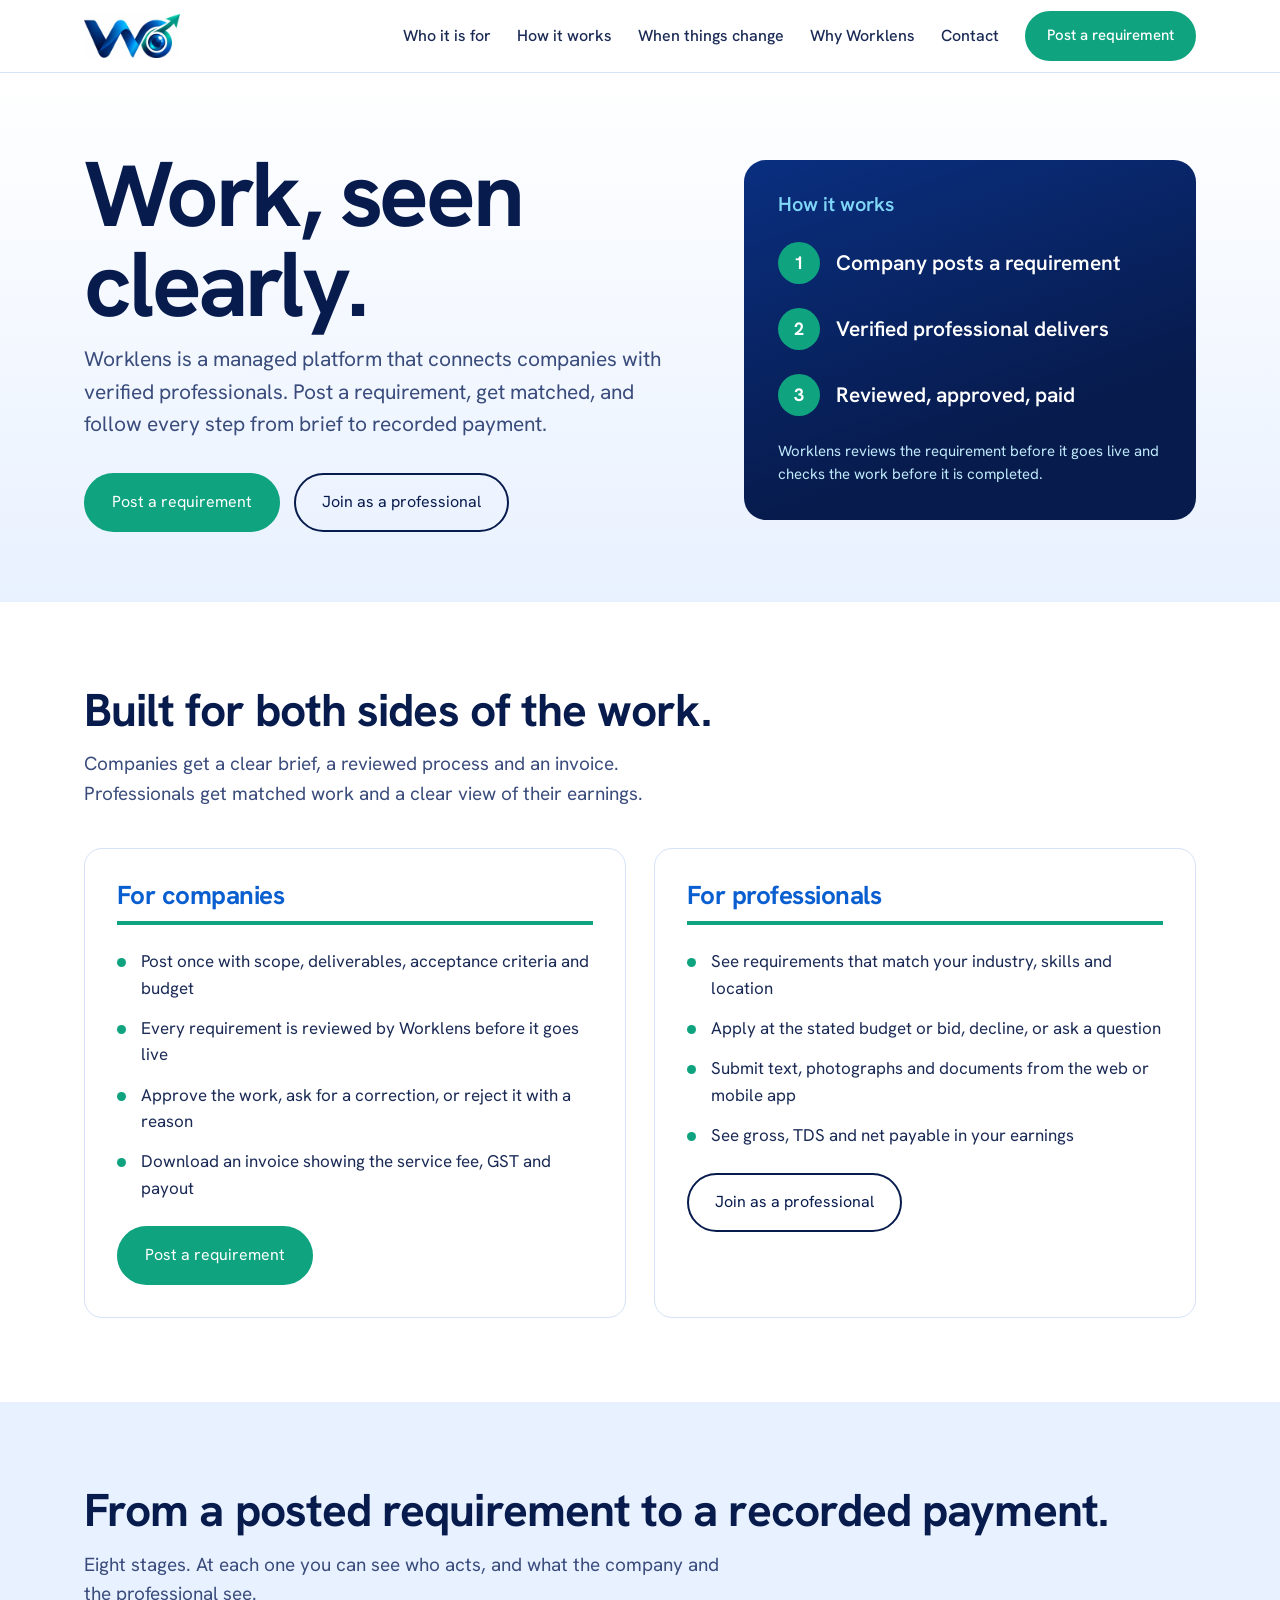
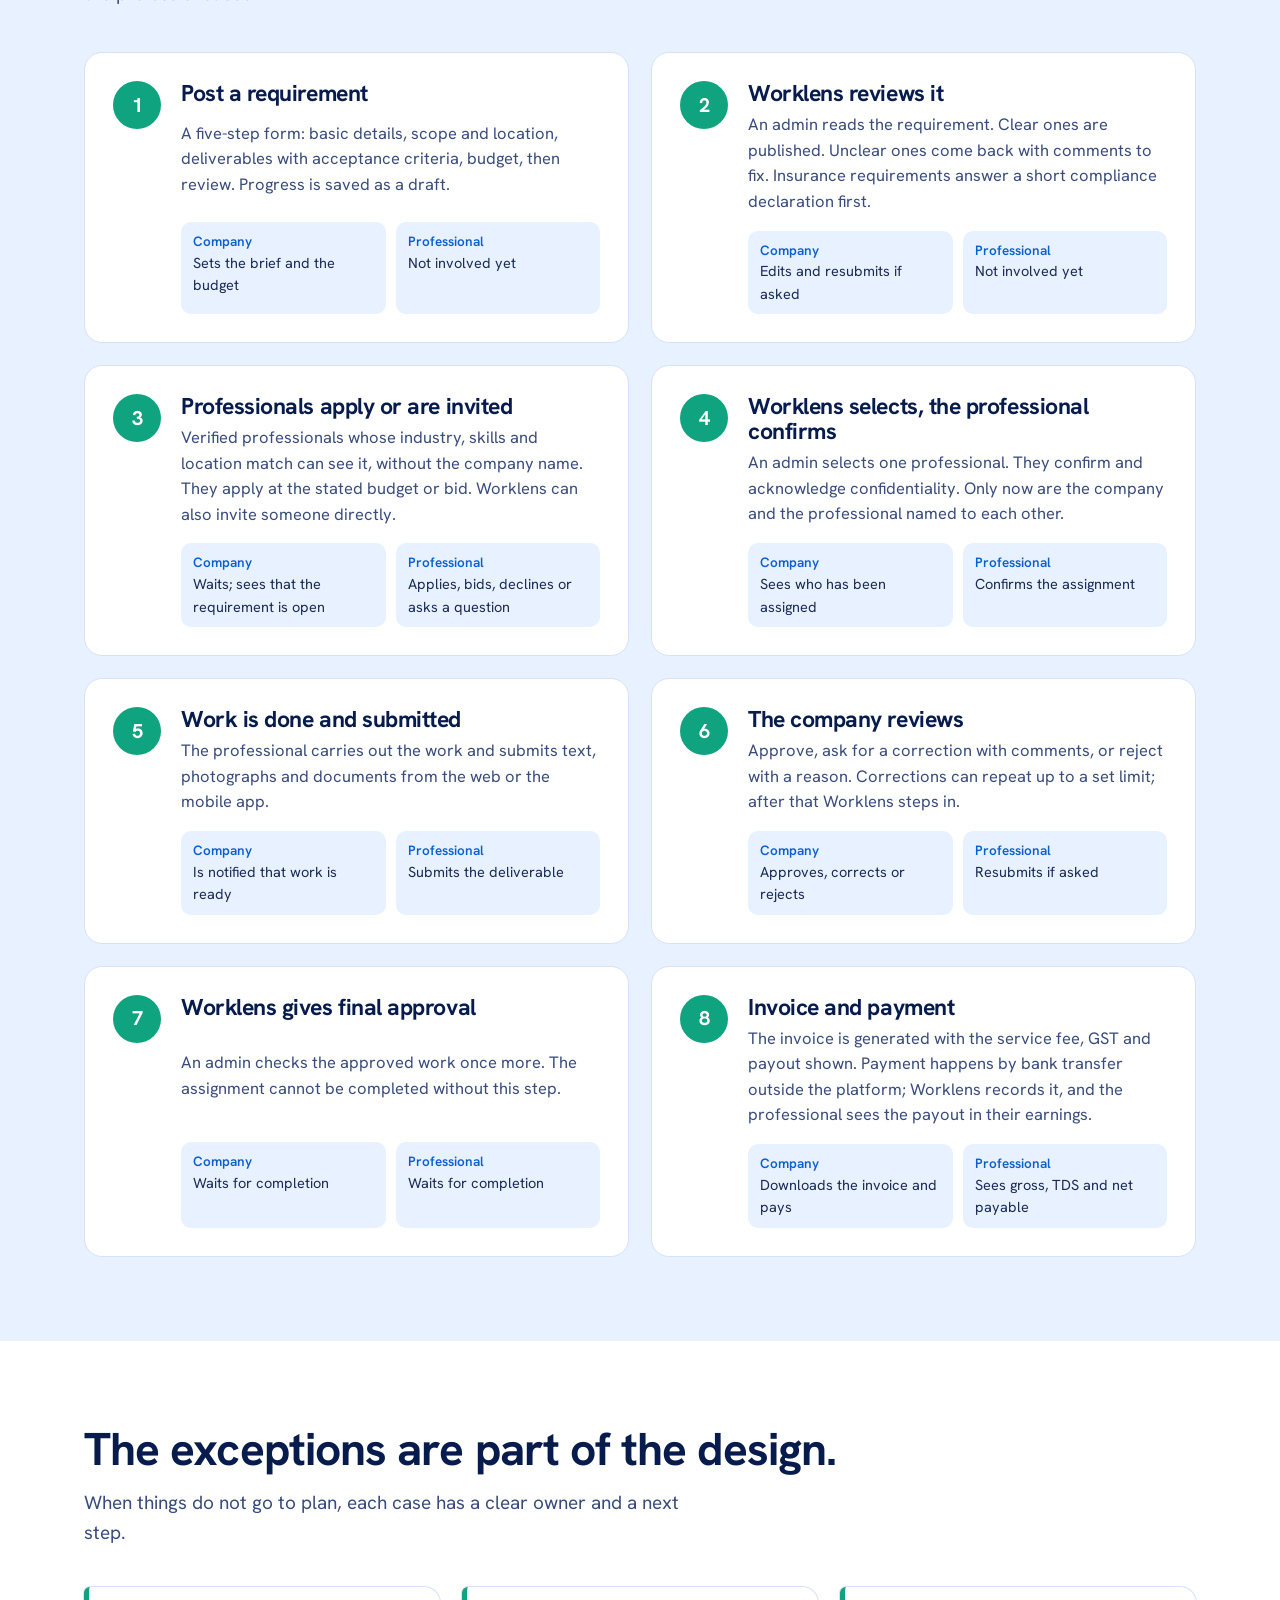
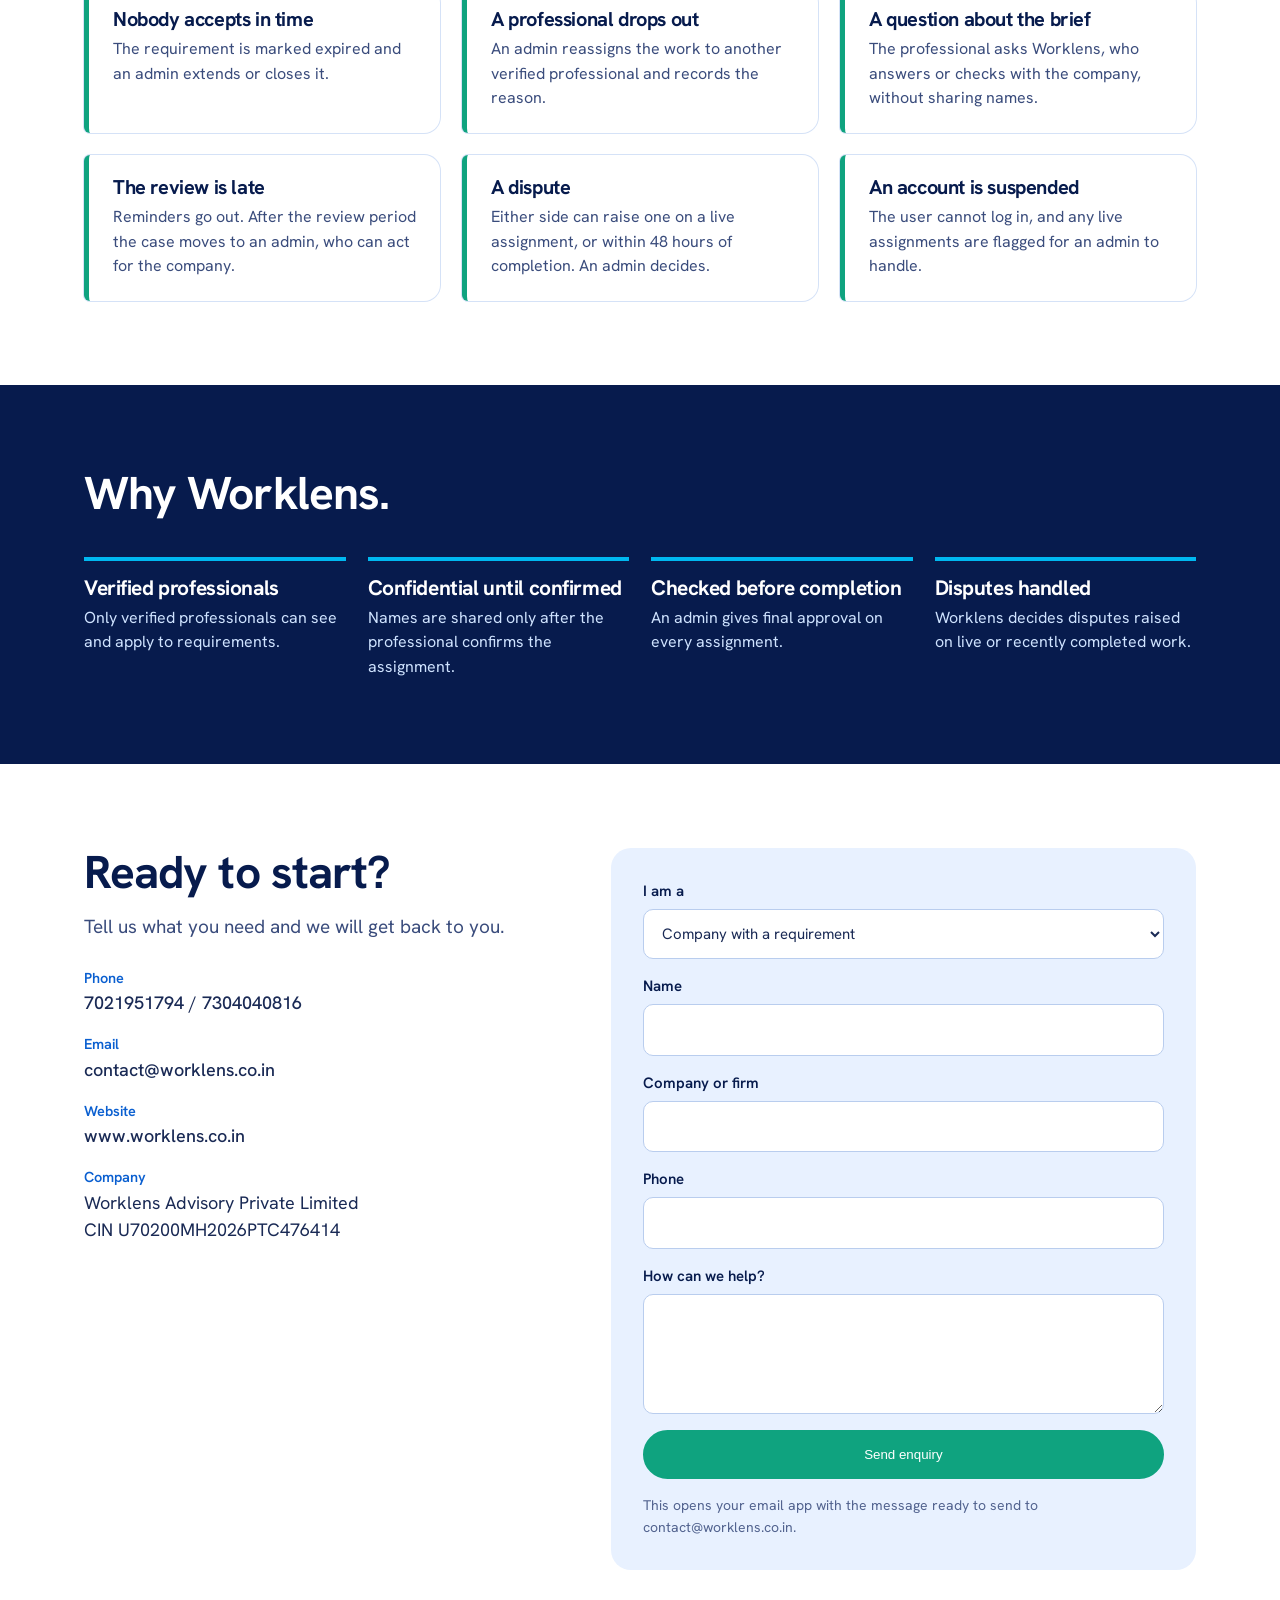
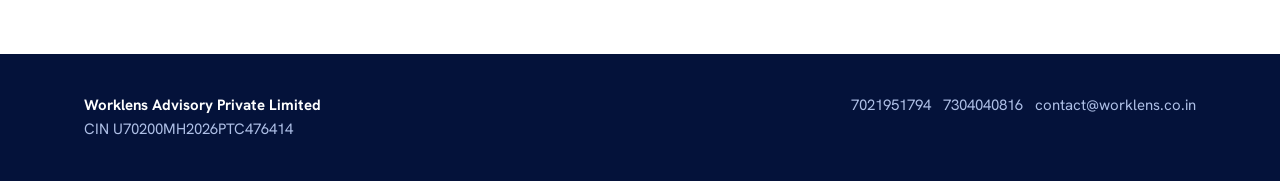
<file: index.html>
<!doctype html>
<html lang="en-IN">

<head>
    <meta charset="utf-8">
    <meta name="viewport" content="width=device-width, initial-scale=1">
    <title>Worklens | Connect Companies with Verified Professionals</title>
    <meta name="description"
        content="Worklens connects companies with verified professionals in India. Post a requirement, get matched, and follow every step from brief to recorded payment.">
    <meta name="robots" content="index, follow, max-image-preview:large, max-snippet:-1, max-video-preview:-1">
    <meta name="author" content="Worklens Advisory Private Limited">
    <meta name="theme-color" content="#071B4D">
    <meta name="color-scheme" content="light">
    <link rel="canonical" href="https://www.worklens.co.in/">
    <link rel="alternate" hreflang="en-IN" href="https://www.worklens.co.in/">
    <link rel="alternate" hreflang="x-default" href="https://www.worklens.co.in/">
    <meta property="og:locale" content="en_IN">
    <meta property="og:type" content="website">
    <meta property="og:site_name" content="Worklens">
    <meta property="og:title" content="Worklens | Connect Companies with Verified Professionals">
    <meta property="og:description"
        content="Worklens connects companies with verified professionals in India. Post a requirement, get matched, and follow every step from brief to recorded payment.">
    <meta property="og:url" content="https://www.worklens.co.in/">
    <meta property="og:image" content="https://www.worklens.co.in/assets/og-image.jpg">
    <meta property="og:image:secure_url" content="https://www.worklens.co.in/assets/og-image.jpg">
    <meta property="og:image:type" content="image/jpeg">
    <meta property="og:image:width" content="1200">
    <meta property="og:image:height" content="630">
    <meta property="og:image:alt" content="Worklens. Work, seen clearly. Companies and verified professionals, from the brief to a recorded payment.">
    <meta name="twitter:card" content="summary_large_image">
    <meta name="twitter:title" content="Worklens | Connect Companies with Verified Professionals">
    <meta name="twitter:description"
        content="Worklens connects companies with verified professionals in India. Post a requirement, get matched, and follow every step from brief to recorded payment.">
    <meta name="twitter:image" content="https://www.worklens.co.in/assets/og-image.jpg">
    <meta name="twitter:image:alt" content="Worklens. Work, seen clearly. Companies and verified professionals, from the brief to a recorded payment.">
    <link rel="icon" href="favicon.ico" sizes="any">
    <link rel="icon" type="image/png" href="assets/favicon-32.png" sizes="32x32">
    <link rel="icon" type="image/png" href="assets/favicon-16.png" sizes="16x16">
    <link rel="apple-touch-icon" href="assets/apple-touch-icon.png">
    <link rel="sitemap" type="application/xml" title="Sitemap" href="https://www.worklens.co.in/sitemap.xml">
    <link rel="preconnect" href="https://fonts.googleapis.com">
    <link rel="preconnect" href="https://fonts.gstatic.com" crossorigin>
    <link href="https://fonts.googleapis.com/css2?family=Hanken+Grotesk:wght@400;500;600;700&display=swap"
        rel="stylesheet">
    <link rel="preload" href="assets/logo.webp" as="image" type="image/webp" fetchpriority="high">
    <link rel="stylesheet" href="style.css">
    <script type="application/ld+json">
    {
        "@context": "https://schema.org",
        "@graph": [
            {
                "@type": "Organization",
                "@id": "https://www.worklens.co.in/#organization",
                "name": "Worklens",
                "legalName": "Worklens Advisory Private Limited",
                "slogan": "Work, seen clearly.",
                "url": "https://www.worklens.co.in/",
                "logo": {
                    "@type": "ImageObject",
                    "@id": "https://www.worklens.co.in/#logo",
                    "url": "https://www.worklens.co.in/assets/logo.png",
                    "contentUrl": "https://www.worklens.co.in/assets/logo.png",
                    "width": 1283,
                    "height": 586,
                    "caption": "Worklens"
                },
                "image": "https://www.worklens.co.in/assets/og-image.jpg",
                "email": "contact@worklens.co.in",
                "telephone": "+917021951794",
                "identifier": {
                    "@type": "PropertyValue",
                    "name": "CIN",
                    "value": "U70200MH2026PTC476414"
                },
                "contactPoint": [
                    {
                        "@type": "ContactPoint",
                        "telephone": "+917021951794",
                        "email": "contact@worklens.co.in",
                        "contactType": "customer support",
                        "areaServed": "IN",
                        "availableLanguage": ["en", "en-IN"]
                    },
                    {
                        "@type": "ContactPoint",
                        "telephone": "+917304040816",
                        "contactType": "customer support",
                        "areaServed": "IN",
                        "availableLanguage": ["en", "en-IN"]
                    }
                ],
                "areaServed": {
                    "@type": "Country",
                    "name": "India"
                },
                "description": "Worklens connects companies with verified professionals. Post a requirement, get matched, and follow every step from brief to recorded payment."
            },
            {
                "@type": "WebSite",
                "@id": "https://www.worklens.co.in/#website",
                "url": "https://www.worklens.co.in/",
                "name": "Worklens",
                "description": "Worklens connects companies with verified professionals. Post a requirement, get matched, and follow every step from brief to recorded payment.",
                "inLanguage": "en-IN",
                "publisher": {
                    "@id": "https://www.worklens.co.in/#organization"
                }
            },
            {
                "@type": "WebPage",
                "@id": "https://www.worklens.co.in/#webpage",
                "url": "https://www.worklens.co.in/",
                "name": "Worklens | Connect Companies with Verified Professionals",
                "description": "Worklens connects companies with verified professionals in India. Post a requirement, get matched, and follow every step from brief to recorded payment.",
                "isPartOf": {
                    "@id": "https://www.worklens.co.in/#website"
                },
                "about": {
                    "@id": "https://www.worklens.co.in/#organization"
                },
                "primaryImageOfPage": {
                    "@type": "ImageObject",
                    "url": "https://www.worklens.co.in/assets/og-image.jpg",
                    "width": 1200,
                    "height": 630
                },
                "inLanguage": "en-IN"
            },
            {
                "@type": "Service",
                "name": "Managed matching of companies and verified professionals",
                "serviceType": "Professional services marketplace",
                "url": "https://www.worklens.co.in/",
                "provider": {
                    "@id": "https://www.worklens.co.in/#organization"
                },
                "areaServed": {
                    "@type": "Country",
                    "name": "India"
                },
                "description": "A managed platform where a company posts a requirement, Worklens reviews it, a verified professional delivers the work, and payment is recorded from brief to invoice."
            },
            {
                "@type": "HowTo",
                "name": "From a posted requirement to a recorded payment",
                "description": "Eight stages. At each one you can see who acts, and what the company and the professional see.",
                "step": [
                    {
                        "@type": "HowToStep",
                        "position": 1,
                        "name": "Post a requirement",
                        "text": "A five-step form: basic details, scope and location, deliverables with acceptance criteria, budget, then review. Progress is saved as a draft."
                    },
                    {
                        "@type": "HowToStep",
                        "position": 2,
                        "name": "Worklens reviews it",
                        "text": "An admin reads the requirement. Clear ones are published. Unclear ones come back with comments to fix. Insurance requirements answer a short compliance declaration first."
                    },
                    {
                        "@type": "HowToStep",
                        "position": 3,
                        "name": "Professionals apply or are invited",
                        "text": "Verified professionals whose industry, skills and location match can see it, without the company name. They apply at the stated budget or bid. Worklens can also invite someone directly."
                    },
                    {
                        "@type": "HowToStep",
                        "position": 4,
                        "name": "Worklens selects, the professional confirms",
                        "text": "An admin selects one professional. They confirm and acknowledge confidentiality. Only now are the company and the professional named to each other."
                    },
                    {
                        "@type": "HowToStep",
                        "position": 5,
                        "name": "Work is done and submitted",
                        "text": "The professional carries out the work and submits text, photographs and documents from the web or the mobile app."
                    },
                    {
                        "@type": "HowToStep",
                        "position": 6,
                        "name": "The company reviews",
                        "text": "Approve, ask for a correction with comments, or reject with a reason. Corrections can repeat up to a set limit; after that Worklens steps in."
                    },
                    {
                        "@type": "HowToStep",
                        "position": 7,
                        "name": "Worklens gives final approval",
                        "text": "An admin checks the approved work once more. The assignment cannot be completed without this step."
                    },
                    {
                        "@type": "HowToStep",
                        "position": 8,
                        "name": "Invoice and payment",
                        "text": "The invoice is generated with the service fee, GST and payout shown. Payment happens by bank transfer outside the platform; Worklens records it, and the professional sees the payout in their earnings."
                    }
                ]
            }
        ]
    }
    </script>
</head>

<body>
    <a class="skip" href="#top">Skip to content</a>
    <header>
        <div class="wrap bar">
            <a href="#top">
                <picture>
                    <source srcset="assets/logo.webp" type="image/webp">
                    <img src="assets/logo-display.png" alt="Worklens" width="1283" height="586" decoding="async" fetchpriority="high">
                </picture>
            </a>
            <button class="menu" aria-expanded="false" aria-controls="nav">Menu</button>
            <nav id="nav" aria-label="Primary">
                <a href="#audience">Who it is for</a>
                <a href="#how">How it works</a>
                <a href="#exceptions">When things change</a>
                <a href="#trust">Why Worklens</a>
                <a href="#contact">Contact</a>
                <a class="btn pri" href="#contact" data-intent="client">Post a requirement</a>
            </nav>
        </div>
    </header>

    <main id="top">
        <section class="hero">
            <div class="wrap">
                <div>
                    <h1>Work, seen clearly.</h1>
                    <p class="lead">Worklens is a managed platform that connects companies with verified professionals.
                        Post a requirement, get matched, and follow every step from brief to recorded payment.</p>
                    <div class="cta">
                        <a class="btn pri" href="#contact" data-intent="client">Post a requirement</a>
                        <a class="btn" href="#contact" data-intent="pro">Join as a professional</a>
                    </div>
                </div>
                <div class="panel">
                    <h2>How it works</h2>
                    <ol>
                        <li><span class="n">1</span><span>Company posts a requirement</span></li>
                        <li><span class="n">2</span><span>Verified professional delivers</span></li>
                        <li><span class="n">3</span><span>Reviewed, approved, paid</span></li>
                    </ol>
                    <p>Worklens reviews the requirement before it goes live and checks the work before it is completed.
                    </p>
                </div>
            </div>
        </section>

        <section id="audience" aria-labelledby="audience-heading">
            <div class="wrap">
                <h2 id="audience-heading">Built for both sides of the work.</h2>
                <p class="lead">Companies get a clear brief, a reviewed process and an invoice. Professionals get
                    matched work and a clear view of their earnings.</p>
                <div class="two">
                    <div class="card">
                        <h3>For companies</h3>
                        <ul>
                            <li>Post once with scope, deliverables, acceptance criteria and budget</li>
                            <li>Every requirement is reviewed by Worklens before it goes live</li>
                            <li>Approve the work, ask for a correction, or reject it with a reason</li>
                            <li>Download an invoice showing the service fee, GST and payout</li>
                        </ul>
                        <a class="btn pri" href="#contact" data-intent="client">Post a requirement</a>
                    </div>
                    <div class="card">
                        <h3>For professionals</h3>
                        <ul>
                            <li>See requirements that match your industry, skills and location</li>
                            <li>Apply at the stated budget or bid, decline, or ask a question</li>
                            <li>Submit text, photographs and documents from the web or mobile app</li>
                            <li>See gross, TDS and net payable in your earnings</li>
                        </ul>
                        <a class="btn" href="#contact" data-intent="pro">Join as a professional</a>
                    </div>
                </div>
            </div>
        </section>

        <section class="how" id="how" aria-labelledby="how-heading">
            <div class="wrap">
                <h2 id="how-heading">From a posted requirement to a recorded payment.</h2>
                <p class="lead">Eight stages. At each one you can see who acts, and what the company and the
                    professional see.</p>
                <div class="stages">
                    <article class="stage"><span class="n">1</span>
                        <h3>Post a requirement</h3>
                        <p>A five-step form: basic details, scope and location, deliverables with acceptance criteria,
                            budget, then review. Progress is saved as a draft.</p>
                        <div class="who">
                            <div><b>Company</b>Sets the brief and the budget</div>
                            <div><b>Professional</b>Not involved yet</div>
                        </div>
                    </article>
                    <article class="stage"><span class="n">2</span>
                        <h3>Worklens reviews it</h3>
                        <p>An admin reads the requirement. Clear ones are published. Unclear ones come back with
                            comments to fix. Insurance requirements answer a short compliance declaration first.</p>
                        <div class="who">
                            <div><b>Company</b>Edits and resubmits if asked</div>
                            <div><b>Professional</b>Not involved yet</div>
                        </div>
                    </article>
                    <article class="stage"><span class="n">3</span>
                        <h3>Professionals apply or are invited</h3>
                        <p>Verified professionals whose industry, skills and location match can see it, without the
                            company name. They apply at the stated budget or bid. Worklens can also invite someone
                            directly.</p>
                        <div class="who">
                            <div><b>Company</b>Waits; sees that the requirement is open</div>
                            <div><b>Professional</b>Applies, bids, declines or asks a question</div>
                        </div>
                    </article>
                    <article class="stage"><span class="n">4</span>
                        <h3>Worklens selects, the professional confirms</h3>
                        <p>An admin selects one professional. They confirm and acknowledge confidentiality. Only now are
                            the company and the professional named to each other.</p>
                        <div class="who">
                            <div><b>Company</b>Sees who has been assigned</div>
                            <div><b>Professional</b>Confirms the assignment</div>
                        </div>
                    </article>
                    <article class="stage"><span class="n">5</span>
                        <h3>Work is done and submitted</h3>
                        <p>The professional carries out the work and submits text, photographs and documents from the
                            web or the mobile app.</p>
                        <div class="who">
                            <div><b>Company</b>Is notified that work is ready</div>
                            <div><b>Professional</b>Submits the deliverable</div>
                        </div>
                    </article>
                    <article class="stage"><span class="n">6</span>
                        <h3>The company reviews</h3>
                        <p>Approve, ask for a correction with comments, or reject with a reason. Corrections can repeat
                            up to a set limit; after that Worklens steps in.</p>
                        <div class="who">
                            <div><b>Company</b>Approves, corrects or rejects</div>
                            <div><b>Professional</b>Resubmits if asked</div>
                        </div>
                    </article>
                    <article class="stage"><span class="n">7</span>
                        <h3>Worklens gives final approval</h3>
                        <p>An admin checks the approved work once more. The assignment cannot be completed without this
                            step.</p>
                        <div class="who">
                            <div><b>Company</b>Waits for completion</div>
                            <div><b>Professional</b>Waits for completion</div>
                        </div>
                    </article>
                    <article class="stage"><span class="n">8</span>
                        <h3>Invoice and payment</h3>
                        <p>The invoice is generated with the service fee, GST and payout shown. Payment happens by bank
                            transfer outside the platform; Worklens records it, and the professional sees the payout in
                            their earnings.</p>
                        <div class="who">
                            <div><b>Company</b>Downloads the invoice and pays</div>
                            <div><b>Professional</b>Sees gross, TDS and net payable</div>
                        </div>
                    </article>
                </div>
            </div>
        </section>

        <section id="exceptions" aria-labelledby="exceptions-heading">
            <div class="wrap">
                <h2 id="exceptions-heading">The exceptions are part of the design.</h2>
                <p class="lead">When things do not go to plan, each case has a clear owner and a next step.</p>
                <div class="grid3">
                    <div class="ex">
                        <h3>Nobody accepts in time</h3>
                        <p>The requirement is marked expired and an admin extends or closes it.</p>
                    </div>
                    <div class="ex">
                        <h3>A professional drops out</h3>
                        <p>An admin reassigns the work to another verified professional and records the reason.</p>
                    </div>
                    <div class="ex">
                        <h3>A question about the brief</h3>
                        <p>The professional asks Worklens, who answers or checks with the company, without sharing
                            names.</p>
                    </div>
                    <div class="ex">
                        <h3>The review is late</h3>
                        <p>Reminders go out. After the review period the case moves to an admin, who can act for the
                            company.</p>
                    </div>
                    <div class="ex">
                        <h3>A dispute</h3>
                        <p>Either side can raise one on a live assignment, or within 48 hours of completion. An admin
                            decides.</p>
                    </div>
                    <div class="ex">
                        <h3>An account is suspended</h3>
                        <p>The user cannot log in, and any live assignments are flagged for an admin to handle.</p>
                    </div>
                </div>
            </div>
        </section>

        <section class="trust" id="trust" aria-labelledby="trust-heading">
            <div class="wrap">
                <h2 id="trust-heading">Why Worklens.</h2>
                <div class="grid4">
                    <div class="t">
                        <h3>Verified professionals</h3>
                        <p>Only verified professionals can see and apply to requirements.</p>
                    </div>
                    <div class="t">
                        <h3>Confidential until confirmed</h3>
                        <p>Names are shared only after the professional confirms the assignment.</p>
                    </div>
                    <div class="t">
                        <h3>Checked before completion</h3>
                        <p>An admin gives final approval on every assignment.</p>
                    </div>
                    <div class="t">
                        <h3>Disputes handled</h3>
                        <p>Worklens decides disputes raised on live or recently completed work.</p>
                    </div>
                </div>
            </div>
        </section>

        <section class="contact" id="contact" aria-labelledby="contact-heading">
            <div class="wrap">
                <div>
                    <h2 id="contact-heading">Ready to start?</h2>
                    <p class="lead">Tell us what you need and we will get back to you.</p>
                    <address>
                    <dl class="info">
                        <dt>Phone</dt>
                        <dd><a href="tel:+917021951794">7021951794</a> / <a href="tel:+917304040816">7304040816</a></dd>
                        <dt>Email</dt>
                        <dd><a href="mailto:contact@worklens.co.in">contact@worklens.co.in</a></dd>
                        <dt>Website</dt>
                        <dd><a href="https://www.worklens.co.in/">www.worklens.co.in</a></dd>
                        <dt>Company</dt>
                        <dd>Worklens Advisory Private Limited<br>CIN U70200MH2026PTC476414</dd>
                    </dl>
                    </address>
                </div>
                <form id="enquiry" action="mailto:contact@worklens.co.in" method="post" enctype="text/plain" aria-describedby="enquiry-note">
                    <label>I am a
                        <select id="intent" name="intent">
                            <option value="client">Company with a requirement</option>
                            <option value="pro">Professional wanting to join</option>
                            <option value="other">Something else</option>
                        </select>
                    </label>
                    <label>Name<input id="name" name="name" required autocomplete="name"></label>
                    <label>Company or firm<input id="org" name="organization" autocomplete="organization"></label>
                    <label>Phone<input id="phone" name="phone" type="tel" inputmode="tel" autocomplete="tel"></label>
                    <label>How can we help?<textarea id="msg" name="message" required></textarea></label>
                    <button class="btn pri" type="submit">Send enquiry</button>
                    <small id="enquiry-note">This opens your email app with the message ready to send to contact@worklens.co.in.</small>
                </form>
            </div>
        </section>
    </main>

    <footer>
        <div class="wrap">
            <div><strong>Worklens Advisory Private Limited</strong><br>CIN U70200MH2026PTC476414</div>
            <div><a href="tel:+917021951794">7021951794</a> &nbsp; <a href="tel:+917304040816">7304040816</a> &nbsp; <a
                    href="mailto:contact@worklens.co.in">contact@worklens.co.in</a></div>
        </div>
    </footer>

    <script>
        (function () {
            var m = document.querySelector(".menu"), n = document.getElementById("nav"), sel = document.getElementById("intent");
            m.addEventListener("click", function () { var o = n.classList.toggle("open"); m.setAttribute("aria-expanded", o) });
            n.addEventListener("click", function (e) { if (e.target.tagName === "A") n.classList.remove("open") });
            document.querySelectorAll("[data-intent]").forEach(function (a) { a.addEventListener("click", function () { sel.value = a.dataset.intent }) });
            var q = new URLSearchParams(location.search).get("intent"); if (q === "client" || q === "pro") sel.value = q;
            document.getElementById("enquiry").addEventListener("submit", function (e) {
                e.preventDefault();
                var g = function (i) { return document.getElementById(i).value.trim() };
                var who = { client: "Company requirement", pro: "Professional enquiry", other: "Enquiry" }[sel.value];
                var body = "Name: " + g("name") + "\nCompany/Firm: " + g("org") + "\nPhone: " + g("phone") + "\n\n" + g("msg");
                location.href = "mailto:contact@worklens.co.in?subject=" + encodeURIComponent("Worklens website: " + who) + "&body=" + encodeURIComponent(body);
            });
        })();
    </script>
</body>

</html>
</file>
<file: style.css>
:root {
    --navy: #071B4D;
    --deep: #04123A;
    --blue: #0A5FD0;
    --cyan: #00B8F0;
    --green: #0FA37F;
    --mist: #E8F1FF;
    --ink: #1a2a55;
    --line: #d5e2f7
}

* {
    box-sizing: border-box;
    margin: 0;
    padding: 0
}

html {
    scroll-behavior: smooth;
    scroll-padding-top: 84px
}

body {
    font-family: "Hanken Grotesk", system-ui, -apple-system, "Segoe UI", Arial, sans-serif;
    color: var(--ink);
    background: #fff;
    line-height: 1.55;
    -webkit-font-smoothing: antialiased
}

img {
    max-width: 100%;
    display: block
}

a {
    color: inherit
}

address {
    font-style: normal
}

:focus-visible {
    outline: 3px solid var(--cyan);
    outline-offset: 3px
}

.skip {
    position: absolute;
    left: 12px;
    top: 12px;
    z-index: 40;
    padding: 10px 16px;
    background: #fff;
    color: var(--navy);
    border: 2px solid var(--navy);
    border-radius: 999px;
    font-weight: 600;
    text-decoration: none;
    transform: translateY(-180%)
}

.skip:focus {
    transform: none
}

.wrap {
    max-width: 1160px;
    width: 100%;
    margin: 0 auto;
    padding: 0 24px
}

section {
    padding: 84px 0
}

h1,
h2,
h3 {
    color: var(--navy);
    line-height: 1.08;
    letter-spacing: -.02em
}

h2 {
    font-size: clamp(30px, 4vw, 46px);
    font-weight: 700
}

.lead {
    font-size: 19px;
    max-width: 640px;
    margin-top: 14px;
    color: #3a4c7c
}

.btn {
    display: inline-block;
    font: 600 17px/1 inherit;
    padding: 15px 26px;
    border-radius: 999px;
    text-decoration: none;
    border: 2px solid var(--navy);
    color: var(--navy);
    transition: background .15s, color .15s;
    cursor: pointer
}

.btn:hover {
    background: var(--navy);
    color: #fff
}

.btn.pri {
    background: var(--green);
    border-color: var(--green);
    color: #fff
}

.btn.pri:hover {
    background: #0b8668;
    border-color: #0b8668
}

/* header */
header {
    position: sticky;
    top: 0;
    z-index: 20;
    background: rgba(255, 255, 255, .96);
    backdrop-filter: blur(8px);
    border-bottom: 1px solid var(--line)
}

.bar {
    display: flex;
    align-items: center;
    justify-content: space-between;
    height: 72px;
    gap: 16px
}

.bar > a,
.bar picture {
    display: block;
    flex: none;
    width: 96px;
    height: 44px;
    line-height: 0
}

.bar img {
    width: 96px;
    height: 44px;
    max-width: none
}

nav {
    display: flex;
    align-items: center;
    gap: 26px
}

nav a {
    text-decoration: none;
    font-weight: 500;
    font-size: 16px
}

nav a:hover {
    color: var(--blue)
}

nav .btn {
    padding: 11px 20px;
    font-size: 15px;
    color: #fff
}

.menu {
    display: none;
    flex: none;
    background: none;
    border: 2px solid var(--navy);
    border-radius: 10px;
    padding: 8px 12px;
    font: 600 15px inherit;
    color: var(--navy);
    cursor: pointer
}

/* hero */
.hero {
    padding: 76px 0 70px;
    background: linear-gradient(180deg, #fff 0%, var(--mist) 100%)
}

.hero .wrap {
    display: grid;
    grid-template-columns: 1.15fr .85fr;
    gap: 48px;
    align-items: center
}

.hero .wrap > *,
.two > *,
.stages > *,
.grid3 > *,
.contact .wrap > * {
    min-width: 0
}

.hero h1 {
    font-size: clamp(46px, 8vw, 92px);
    font-weight: 700;
    letter-spacing: -.035em;
    line-height: .98
}

.hero .lead {
    font-size: 21px
}

.cta {
    display: flex;
    flex-wrap: wrap;
    gap: 14px;
    margin-top: 32px
}

.panel {
    background: linear-gradient(160deg, #0A2F80, var(--navy) 70%);
    color: #fff;
    border-radius: 22px;
    padding: 34px
}

.panel h2 {
    color: #7fd6f7;
    font-size: 20px;
    font-weight: 600;
    letter-spacing: 0
}

.panel ol {
    list-style: none;
    margin-top: 14px
}

.panel li {
    display: flex;
    gap: 16px;
    align-items: center;
    font-size: 21px;
    font-weight: 600;
    padding: 12px 0
}

.panel li > span:last-child {
    min-width: 0
}

.n {
    flex: none;
    width: 42px;
    height: 42px;
    border-radius: 50%;
    background: var(--green);
    display: grid;
    place-items: center;
    font-weight: 700;
    font-size: 18px;
    color: #fff
}

.panel p {
    margin-top: 12px;
    color: #bfe9fb;
    font-size: 15px
}

/* audience */
.two {
    display: grid;
    grid-template-columns: 1fr 1fr;
    gap: 28px;
    margin-top: 40px
}

.card {
    border: 1px solid var(--line);
    border-radius: 18px;
    padding: 32px;
    background: #fff
}

.card h3 {
    font-size: 26px;
    color: var(--blue);
    padding-bottom: 12px;
    border-bottom: 4px solid var(--green);
    margin-bottom: 16px
}

.card ul {
    list-style: none
}

.card li {
    position: relative;
    padding: 7px 0 7px 24px;
    font-size: 17px
}

.card li:before {
    content: "";
    position: absolute;
    left: 0;
    top: 17px;
    width: 9px;
    height: 9px;
    border-radius: 50%;
    background: var(--green)
}

.card .btn {
    margin-top: 18px
}

/* how it works */
.how {
    background: var(--mist)
}

.stages {
    display: grid;
    grid-template-columns: repeat(2, 1fr);
    gap: 22px;
    margin-top: 44px
}

.stage {
    background: #fff;
    border-radius: 18px;
    padding: 28px;
    border: 1px solid var(--line);
    display: grid;
    grid-template-columns: 48px 1fr;
    gap: 6px 20px
}

.stage .n {
    width: 48px;
    height: 48px;
    font-size: 20px;
    grid-row: span 3
}

.stage h3 {
    font-size: 23px
}

.stage p {
    font-size: 16.5px;
    color: #3a4c7c
}

.who {
    display: grid;
    grid-template-columns: 1fr 1fr;
    gap: 10px;
    margin-top: 10px;
    font-size: 14.5px
}

.who div {
    background: var(--mist);
    border-radius: 10px;
    padding: 9px 12px
}

.who b {
    display: block;
    color: var(--blue);
    font-size: 13.5px;
    font-weight: 600
}

/* exceptions */
.grid3 {
    display: grid;
    grid-template-columns: repeat(3, 1fr);
    gap: 22px;
    margin-top: 40px
}

.ex {
    border-left: 5px solid var(--green);
    background: #fff;
    border-radius: 6px 16px 16px 6px;
    padding: 22px 24px;
    box-shadow: 0 0 0 1px var(--line)
}

.ex h3 {
    font-size: 20px;
    margin-bottom: 6px
}

.ex p {
    font-size: 16px;
    color: #3a4c7c
}

/* trust */
.trust {
    background: var(--navy);
    color: #fff
}

.trust h2 {
    color: #fff
}

.trust .grid4 {
    display: grid;
    grid-template-columns: repeat(4, 1fr);
    gap: 22px;
    margin-top: 38px
}

.t {
    border-top: 4px solid var(--cyan);
    padding-top: 16px
}

.t h3 {
    color: #fff;
    font-size: 21px;
    margin-bottom: 6px
}

.t p {
    color: #cfe3ff;
    font-size: 16px
}

/* contact */
.contact .wrap {
    display: grid;
    grid-template-columns: .9fr 1.1fr;
    gap: 48px
}

.info {
    margin-top: 26px;
    font-size: 18px
}

.info dt {
    font-weight: 600;
    color: var(--blue);
    font-size: 14.5px;
    margin-top: 16px
}

.info a {
    text-decoration: none;
    font-weight: 500
}

.info a:hover {
    text-decoration: underline
}

form {
    background: var(--mist);
    border-radius: 20px;
    padding: 32px;
    display: grid;
    gap: 16px
}

label {
    display: grid;
    gap: 6px;
    font-weight: 600;
    font-size: 15px;
    color: var(--navy)
}

input,
select,
textarea {
    font: inherit;
    font-weight: 400;
    padding: 13px 14px;
    border: 1.5px solid #b9cdee;
    border-radius: 10px;
    background: #fff;
    color: var(--ink);
    width: 100%
}

textarea {
    min-height: 120px;
    resize: vertical
}

form small {
    color: #52638f;
    font-size: 14px
}

/* footer */
footer {
    background: var(--deep);
    color: #aebfe6;
    padding: 40px 0;
    font-size: 15px
}

footer .wrap {
    display: flex;
    flex-wrap: wrap;
    justify-content: space-between;
    gap: 16px
}

footer strong {
    color: #fff
}

footer a {
    text-decoration: none
}

footer a:hover {
    color: #fff;
    text-decoration: underline
}

@media(max-width:900px) {
    section {
        padding: 60px 0
    }

    .hero .wrap,
    .two,
    .contact .wrap,
    .stages,
    .grid3 {
        grid-template-columns: 1fr
    }

    .trust .grid4 {
        grid-template-columns: 1fr 1fr
    }

    .menu {
        display: block
    }

    nav {
        display: none;
        position: absolute;
        top: 72px;
        left: 0;
        right: 0;
        background: #fff;
        flex-direction: column;
        align-items: flex-start;
        padding: 20px 24px 26px;
        border-bottom: 1px solid var(--line);
        gap: 18px
    }

    nav.open {
        display: flex
    }
}

@media(max-width:520px) {

    .trust .grid4,
    .who {
        grid-template-columns: 1fr
    }

    .stage {
        grid-template-columns: 1fr
    }

    .stage .n {
        grid-row: auto
    }
}

@media(prefers-reduced-motion:reduce) {
    html {
        scroll-behavior: auto
    }

    * {
        transition: none !important
    }
}
</file>
